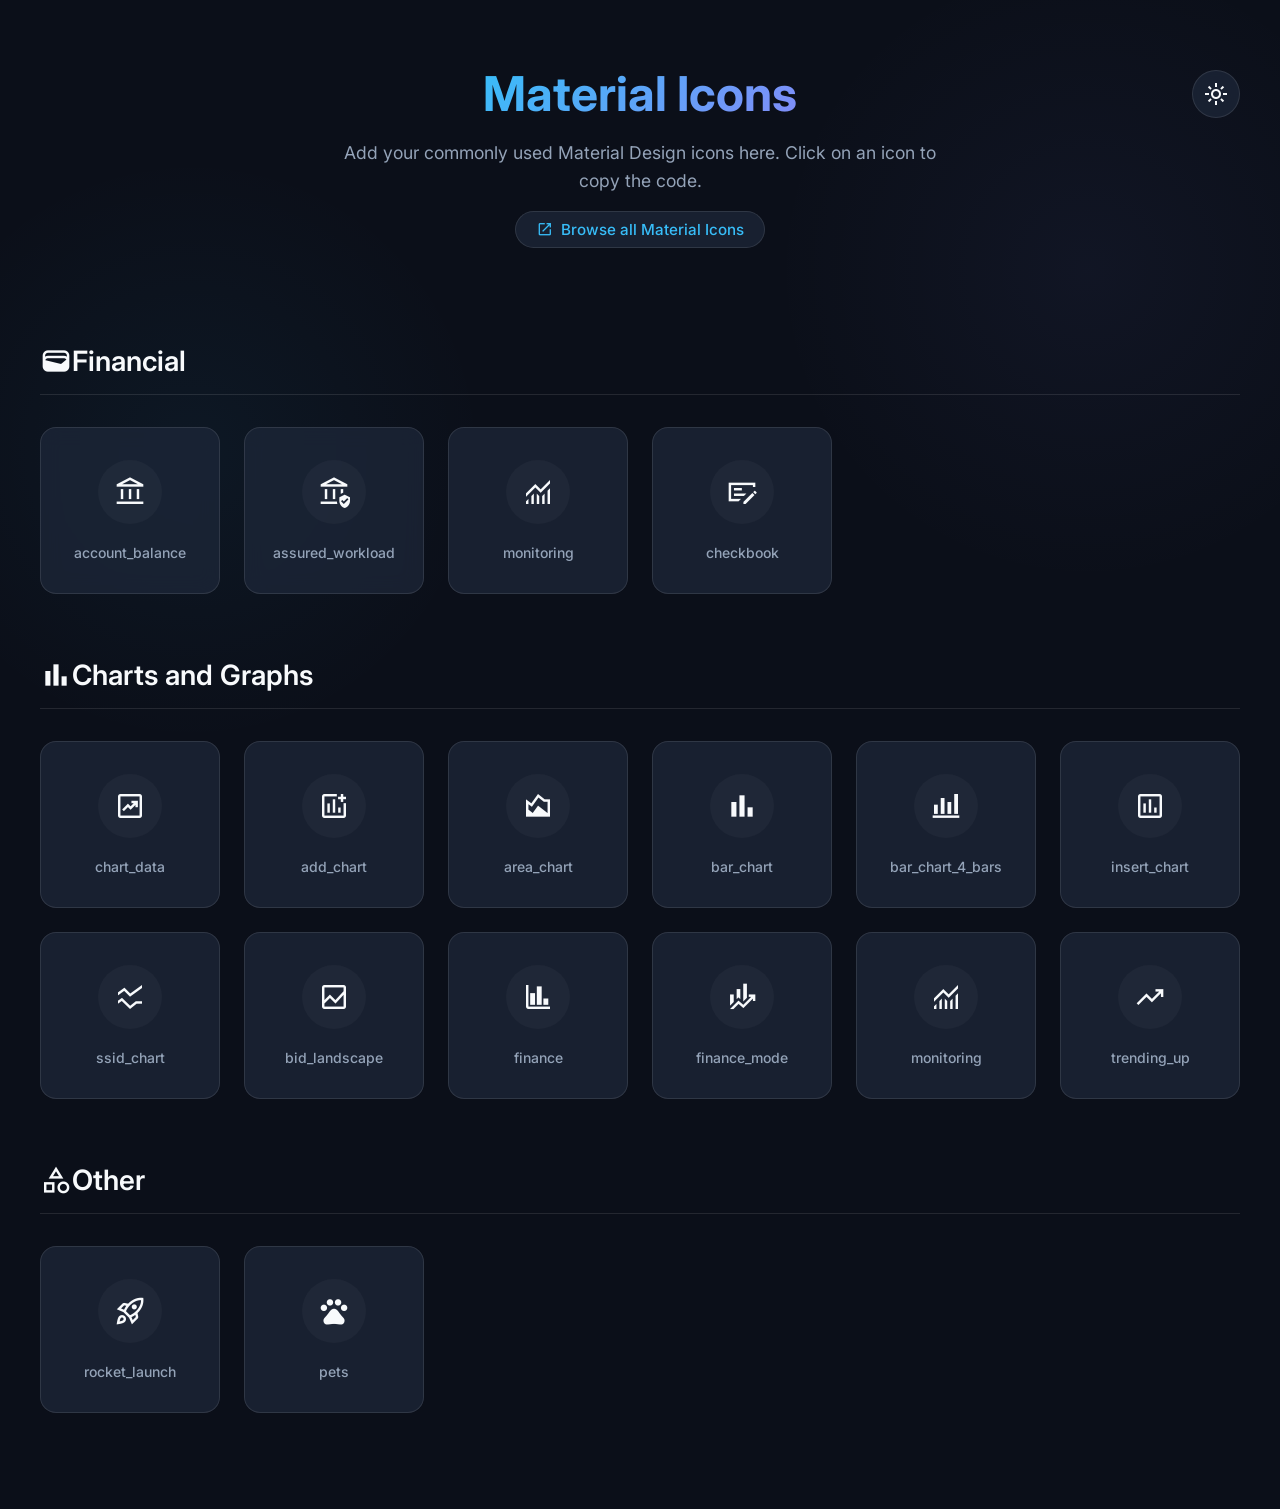
<file: index.html>
<!DOCTYPE html>
<html lang="en">
<head>
    <meta charset="UTF-8">
    <meta name="viewport" content="width=device-width, initial-scale=1.0">
    <meta name="description" content="A beautiful, curated collection of Material Design icons for easy reference.">
    <title>Material Design Icons Showcase</title>
    <!-- Google Material Symbols -->
    <link rel="stylesheet" href="https://fonts.googleapis.com/css2?family=Material+Symbols+Outlined:opsz,wght,FILL,GRAD@24,400,0,0" />
    <link rel="stylesheet" href="style.css">
</head>
<body>
    <div class="container">
        <header>
            <div class="header-top">
                <h1>Material Icons</h1>
                <button id="theme-toggle" class="theme-toggle" aria-label="Toggle light/dark mode">
                    <span class="material-symbols-outlined theme-icon">light_mode</span>
                </button>
            </div>
            <p class="subtitle">Add your commonly used Material Design icons here. Click on an icon to copy the code.</p>
            <a href="https://fonts.google.com/icons" target="_blank" rel="noopener noreferrer" class="header-link">
                <span class="material-symbols-outlined">open_in_new</span>
                Browse all Material Icons
            </a>
        </header>

        <main>
            <!-- Financial Category -->
            <section class="category">
                <div class="category-header">
                    <span class="material-symbols-outlined" style="font-size: 2rem;">wallet</span>
                    <h2 class="category-title">Financial</h2>
                </div>
                
                <div class="icon-grid">
                    <!-- Account Balance Icon -->
                    <div class="icon-card" title="account_balance">
                        <div class="icon-wrapper">
                            <span class="material-symbols-outlined">account_balance</span>
                        </div>
                        <span class="icon-name">account_balance</span>
                    </div>

                    <!-- Assured Workload Icon -->
                    <div class="icon-card" title="assured_workload">
                        <div class="icon-wrapper">
                            <span class="material-symbols-outlined">assured_workload</span>
                        </div>
                        <span class="icon-name">assured_workload</span>
                    </div>

                    <!-- Monitoring Icon -->
                    <div class="icon-card" title="monitoring">
                        <div class="icon-wrapper">
                            <span class="material-symbols-outlined">monitoring</span>
                        </div>
                        <span class="icon-name">monitoring</span>
                    </div>

                    <!-- Checkbook Icon -->
                    <div class="icon-card" title="checkbook">
                        <div class="icon-wrapper">
                            <span class="material-symbols-outlined">checkbook</span>
                        </div>
                        <span class="icon-name">checkbook</span>
                    </div>
                </div>
            </section>

            <!-- Charts and Graphs Category -->
            <section class="category">
                <div class="category-header">
                    <span class="material-symbols-outlined" style="font-size: 2rem;">bar_chart</span>
                    <h2 class="category-title">Charts and Graphs</h2>
                </div>
                
                <div class="icon-grid">
                    <!-- Chart Data Icon -->
                    <div class="icon-card" title="chart_data">
                        <div class="icon-wrapper">
                            <span class="material-symbols-outlined">chart_data</span>
                        </div>
                        <span class="icon-name">chart_data</span>
                    </div>

                    <!-- Add Chart Icon -->
                    <div class="icon-card" title="add_chart">
                        <div class="icon-wrapper">
                            <span class="material-symbols-outlined">add_chart</span>
                        </div>
                        <span class="icon-name">add_chart</span>
                    </div>

                    <!-- Area Chart Icon -->
                    <div class="icon-card" title="area_chart">
                        <div class="icon-wrapper">
                            <span class="material-symbols-outlined">area_chart</span>
                        </div>
                        <span class="icon-name">area_chart</span>
                    </div>

                    <!-- Bar Chart Icon -->
                    <div class="icon-card" title="bar_chart">
                        <div class="icon-wrapper">
                            <span class="material-symbols-outlined">bar_chart</span>
                        </div>
                        <span class="icon-name">bar_chart</span>
                    </div>

                    <!-- Bar Chart 4 Bars Icon -->
                    <div class="icon-card" title="bar_chart_4_bars">
                        <div class="icon-wrapper">
                            <span class="material-symbols-outlined">bar_chart_4_bars</span>
                        </div>
                        <span class="icon-name">bar_chart_4_bars</span>
                    </div>

                    <!-- Insert Chart Icon -->
                    <div class="icon-card" title="insert_chart">
                        <div class="icon-wrapper">
                            <span class="material-symbols-outlined">insert_chart</span>
                        </div>
                        <span class="icon-name">insert_chart</span>
                    </div>

                    <!-- Ssid Chart Icon -->
                    <div class="icon-card" title="ssid_chart">
                        <div class="icon-wrapper">
                            <span class="material-symbols-outlined">ssid_chart</span>
                        </div>
                        <span class="icon-name">ssid_chart</span>
                    </div>

                    <!-- Bid Landscape Icon -->
                    <div class="icon-card" title="bid_landscape">
                        <div class="icon-wrapper">
                            <span class="material-symbols-outlined">bid_landscape</span>
                        </div>
                        <span class="icon-name">bid_landscape</span>
                    </div>

                    <!-- Finance Icon -->
                    <div class="icon-card" title="finance">
                        <div class="icon-wrapper">
                            <span class="material-symbols-outlined">finance</span>
                        </div>
                        <span class="icon-name">finance</span>
                    </div>

                    <!-- Finance Mode Icon -->
                    <div class="icon-card" title="finance_mode">
                        <div class="icon-wrapper">
                            <span class="material-symbols-outlined">finance_mode</span>
                        </div>
                        <span class="icon-name">finance_mode</span>
                    </div>

                    <!-- Monitoring Icon -->
                    <div class="icon-card" title="monitoring">
                        <div class="icon-wrapper">
                            <span class="material-symbols-outlined">monitoring</span>
                        </div>
                        <span class="icon-name">monitoring</span>
                    </div>

                    <!-- Trending Up Icon -->
                    <div class="icon-card" title="trending_up">
                        <div class="icon-wrapper">
                            <span class="material-symbols-outlined">trending_up</span>
                        </div>
                        <span class="icon-name">trending_up</span>
                    </div>
                </div>
            </section>

            <!-- Other Category -->
            <section class="category">
                <div class="category-header">
                    <span class="material-symbols-outlined" style="font-size: 2rem;">category</span>
                    <h2 class="category-title">Other</h2>
                </div>
                
                <div class="icon-grid">
                    <!-- Rocket Launch Icon -->
                    <div class="icon-card" title="rocket_launch">
                        <div class="icon-wrapper">
                            <span class="material-symbols-outlined">rocket_launch</span>
                        </div>
                        <span class="icon-name">rocket_launch</span>
                    </div>

                    <!-- Pets Icon -->
                    <div class="icon-card" title="pets">
                        <div class="icon-wrapper">
                            <span class="material-symbols-outlined">pets</span>
                        </div>
                        <span class="icon-name">pets</span>
                    </div>
                </div>
            </section>
        </main>
    </div>

    <!-- Optional script to copy icon name on click -->
    <script>
        document.querySelectorAll('.icon-card').forEach(card => {
            card.addEventListener('click', () => {
                const iconName = card.querySelector('.icon-name').textContent;
                navigator.clipboard.writeText(iconName).then(() => {
                    const originalText = card.querySelector('.icon-name').textContent;
                    card.querySelector('.icon-name').textContent = 'Copied!';
                    setTimeout(() => {
                        card.querySelector('.icon-name').textContent = originalText;
                    }, 1500);
                });
            });
        });

        // Theme toggle logic
        const themeToggle = document.getElementById('theme-toggle');
        const themeIcon = themeToggle.querySelector('.theme-icon');
        
        themeToggle.addEventListener('click', () => {
            if (document.documentElement.getAttribute('data-theme') === 'light') {
                document.documentElement.removeAttribute('data-theme');
                themeIcon.textContent = 'light_mode';
            } else {
                document.documentElement.setAttribute('data-theme', 'light');
                themeIcon.textContent = 'dark_mode';
            }
        });
    </script>
</body>
</html>
</file>
<file: style.css>
@import url('https://fonts.googleapis.com/css2?family=Inter:wght@400;500;600;700&display=swap');

:root {
    --bg-main: #0b0f19;
    --bg-card: rgba(30, 41, 59, 0.7);
    --border-color: rgba(255, 255, 255, 0.1);
    --text-primary: #f8fafc;
    --text-secondary: #94a3b8;
    --accent-gradient: linear-gradient(135deg, #38bdf8, #818cf8);
    --accent-color: #38bdf8;
    --hover-bg: rgba(56, 189, 248, 0.1);
    --gradient-1: rgba(56, 189, 248, 0.05);
    --gradient-2: rgba(129, 140, 248, 0.05);
    --icon-wrapper-bg: rgba(255, 255, 255, 0.03);
}

[data-theme="light"] {
    --bg-main: #f8fafc;
    --bg-card: rgba(255, 255, 255, 0.7);
    --border-color: rgba(15, 23, 42, 0.1);
    --text-primary: #0f172a;
    --text-secondary: #475569;
    --accent-gradient: linear-gradient(135deg, #0ea5e9, #6366f1);
    --accent-color: #0ea5e9;
    --hover-bg: rgba(14, 165, 233, 0.1);
    --gradient-1: rgba(14, 165, 233, 0.08);
    --gradient-2: rgba(99, 102, 241, 0.08);
    --icon-wrapper-bg: rgba(15, 23, 42, 0.04);
}

* {
    margin: 0;
    padding: 0;
    box-sizing: border-box;
    font-family: 'Inter', sans-serif;
}

body {
    background-color: var(--bg-main);
    color: var(--text-primary);
    min-height: 100vh;
    padding: 2rem;
    background-image: 
        radial-gradient(circle at 15% 50%, var(--gradient-1), transparent 25%),
        radial-gradient(circle at 85% 30%, var(--gradient-2), transparent 25%);
    background-attachment: fixed;
    transition: background-color 0.3s ease, color 0.3s ease;
}

.container {
    max-width: 1200px;
    margin: 0 auto;
}

header {
    margin-bottom: 4rem;
    text-align: center;
    padding: 2rem 0;
    position: relative;
}

.header-top {
    display: flex;
    justify-content: center;
    align-items: center;
    position: relative;
    margin-bottom: 1rem;
}

.theme-toggle {
    position: absolute;
    right: 0;
    background: var(--bg-card);
    border: 1px solid var(--border-color);
    color: var(--text-primary);
    width: 48px;
    height: 48px;
    border-radius: 50%;
    display: flex;
    align-items: center;
    justify-content: center;
    cursor: pointer;
    transition: all 0.3s ease;
    backdrop-filter: blur(10px);
    -webkit-backdrop-filter: blur(10px);
}

.theme-toggle:hover {
    border-color: var(--accent-color);
    color: var(--accent-color);
    transform: translateY(-2px);
    box-shadow: 0 4px 12px var(--hover-bg);
}

h1 {
    font-size: 3rem;
    font-weight: 700;
    background: var(--accent-gradient);
    -webkit-background-clip: text;
    -webkit-text-fill-color: transparent;
    display: inline-block;
    margin: 0;
}

p.subtitle {
    color: var(--text-secondary);
    font-size: 1.1rem;
    max-width: 600px;
    margin: 0 auto;
    line-height: 1.6;
}

.header-link {
    display: inline-flex;
    align-items: center;
    gap: 0.4rem;
    margin-top: 1rem;
    padding: 0.5rem 1.25rem;
    font-size: 0.95rem;
    font-weight: 500;
    color: var(--accent-color);
    text-decoration: none;
    border: 1px solid var(--border-color);
    border-radius: 2rem;
    background: var(--bg-card);
    backdrop-filter: blur(10px);
    -webkit-backdrop-filter: blur(10px);
    transition: all 0.3s ease;
}

.header-link .material-symbols-outlined {
    font-size: 1.1rem;
}

.header-link:hover {
    border-color: var(--accent-color);
    background: var(--hover-bg);
    transform: translateY(-2px);
    box-shadow: 0 4px 16px var(--hover-bg);
}

.category {
    margin-bottom: 4rem;
}

.category-header {
    display: flex;
    align-items: center;
    margin-bottom: 2rem;
    padding-bottom: 1rem;
    border-bottom: 1px solid var(--border-color);
}

.category-title {
    font-size: 1.75rem;
    font-weight: 600;
    color: var(--text-primary);
    display: flex;
    align-items: center;
    gap: 0.75rem;
}

.category-title .material-symbols-outlined {
    color: var(--accent-color);
}

.icon-grid {
    display: grid;
    grid-template-columns: repeat(auto-fill, minmax(180px, 1fr));
    gap: 1.5rem;
}

.icon-card {
    background: var(--bg-card);
    border: 1px solid var(--border-color);
    border-radius: 16px;
    padding: 2rem 1rem;
    display: flex;
    flex-direction: column;
    align-items: center;
    justify-content: center;
    gap: 1.25rem;
    cursor: pointer;
    transition: all 0.3s cubic-bezier(0.4, 0, 0.2, 1);
    backdrop-filter: blur(10px);
    -webkit-backdrop-filter: blur(10px);
}

.icon-card:hover {
    transform: translateY(-5px);
    border-color: var(--accent-color);
    box-shadow: 0 10px 25px -5px rgba(56, 189, 248, 0.15),
                0 8px 10px -6px rgba(56, 189, 248, 0.1);
    background: linear-gradient(180deg, var(--bg-card) 0%, var(--hover-bg) 100%);
}

.icon-wrapper {
    width: 64px;
    height: 64px;
    border-radius: 50%;
    background: var(--icon-wrapper-bg);
    display: flex;
    align-items: center;
    justify-content: center;
    transition: all 0.3s ease;
}

.icon-card:hover .icon-wrapper {
    background: rgba(56, 189, 248, 0.15);
    transform: scale(1.1);
}

.icon-card .material-symbols-outlined {
    font-size: 32px;
    color: var(--text-primary);
    transition: all 0.3s ease;
}

.icon-card:hover .material-symbols-outlined {
    color: var(--accent-color);
}

.icon-name {
    font-size: 0.875rem;
    font-weight: 500;
    color: var(--text-secondary);
    text-align: center;
    word-break: break-all;
    transition: color 0.3s ease;
}

.icon-card:hover .icon-name {
    color: var(--text-primary);
}

@media (max-width: 768px) {
    body {
        padding: 1rem;
    }
    
    h1 {
        font-size: 2.25rem;
    }
    
    .icon-grid {
        grid-template-columns: repeat(auto-fill, minmax(140px, 1fr));
        gap: 1rem;
    }
}
</file>
